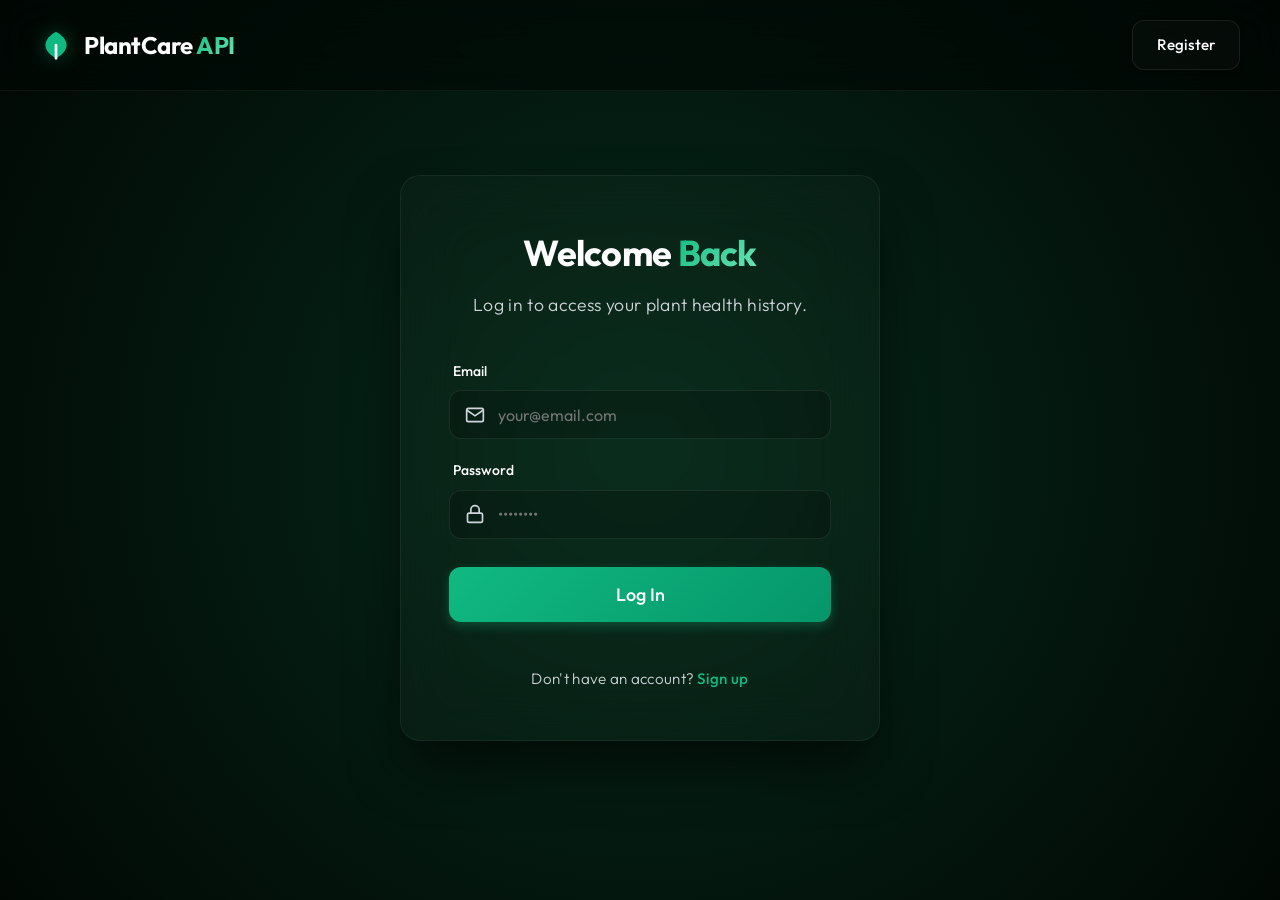
<file: frontend/login.html>
<!DOCTYPE html>
<html lang="en">
<head>
    <meta charset="UTF-8">
    <meta name="viewport" content="width=device-width, initial-scale=1.0">
    <title>Login - PlantCare AI</title>
    <link rel="preconnect" href="https://fonts.googleapis.com">
    <link rel="preconnect" href="https://fonts.gstatic.com" crossorigin>
    <link href="https://fonts.googleapis.com/css2?family=Outfit:wght@300;400;500;600;700;800&display=swap" rel="stylesheet">
    <link rel="stylesheet" href="/frontend/style.css">
</head>
<body>
    <div class="bg-animated">
        <div class="blob blob1"></div>
        <div class="blob blob2"></div>
        <div class="blob blob3"></div>
        <div class="noise-overlay"></div>
    </div>

    <nav class="glass-nav">
        <div class="nav-container">
            <a href="/" class="logo" style="text-decoration: none; color: inherit;">
                <svg class="logo-icon" viewBox="0 0 24 24" fill="none">
                    <path d="M12 22C12 22 20 18 20 12C20 6 12 2 12 2C12 2 4 6 4 12C4 18 12 22 12 22Z" fill="#10B981"/>
                    <path d="M12 22V12" stroke="#FFFFFF" stroke-width="2" stroke-linecap="round"/>
                </svg>
                <span class="logo-text">PlantCare <span class="highlight">API</span></span>
            </a>
            <div class="auth-buttons">
                <a href="/register" class="btn btn-outline" style="text-decoration: none;">Register</a>
            </div>
        </div>
    </nav>

    <main class="auth-main">
        <div class="auth-container glass-panel fade-in-up">
            <div class="auth-header">
                <h2>Welcome <span class="highlight">Back</span></h2>
                <p>Log in to access your plant health history.</p>
            </div>

            <form id="loginForm" class="auth-form">
                <div class="form-group">
                    <label for="email">Email</label>
                    <div class="input-wrapper">
                        <svg class="input-icon" viewBox="0 0 24 24" fill="none" stroke="currentColor" stroke-width="2"><path d="M4 4h16c1.1 0 2 .9 2 2v12c0 1.1-.9 2-2 2H4c-1.1 0-2-.9-2-2V6c0-1.1.9-2 2-2z"></path><polyline points="22,6 12,13 2,6"></polyline></svg>
                        <input type="email" id="email" name="email" placeholder="your@email.com" required>
                    </div>
                </div>
                <div class="form-group">
                    <label for="password">Password</label>
                    <div class="input-wrapper">
                        <svg class="input-icon" viewBox="0 0 24 24" fill="none" stroke="currentColor" stroke-width="2"><rect x="3" y="11" width="18" height="11" rx="2" ry="2"></rect><path d="M7 11V7a5 5 0 0 1 10 0v4"></path></svg>
                        <input type="password" id="password" name="password" placeholder="••••••••" required>
                        <button type="button" class="eye-btn" id="togglePassword">
                            <svg viewBox="0 0 24 24" fill="none" class="eye-open" stroke="currentColor" stroke-width="2"><path d="M1 12s4-8 11-8 11 8 11 8-4 8-11 8-11-8-11-8z"></path><circle cx="12" cy="12" r="3"></circle></svg>
                            <svg viewBox="0 0 24 24" fill="none" class="eye-closed" style="display:none;" stroke="currentColor" stroke-width="2"><path d="M17.94 17.94A10.07 10.07 0 0 1 12 20c-7 0-11-8-11-8a18.45 18.45 0 0 1 5.06-5.94M9.9 4.24A9.12 9.12 0 0 1 12 4c7 0 11 8 11 8a18.5 18.5 0 0 1-2.16 3.19m-6.72-1.07a3 3 0 1 1-4.24-4.24"></path><line x1="1" y1="1" x2="23" y2="23"></line></svg>
                        </button>
                    </div>
                </div>
                <button type="submit" class="btn btn-primary btn-large w-100 mt-2">Log In</button>
                <p class="auth-switch">Don't have an account? <a href="/register">Sign up</a></p>
            </form>
        </div>
    </main>
    <script src="/frontend/script.js"></script>
</body>
</html>
</file>
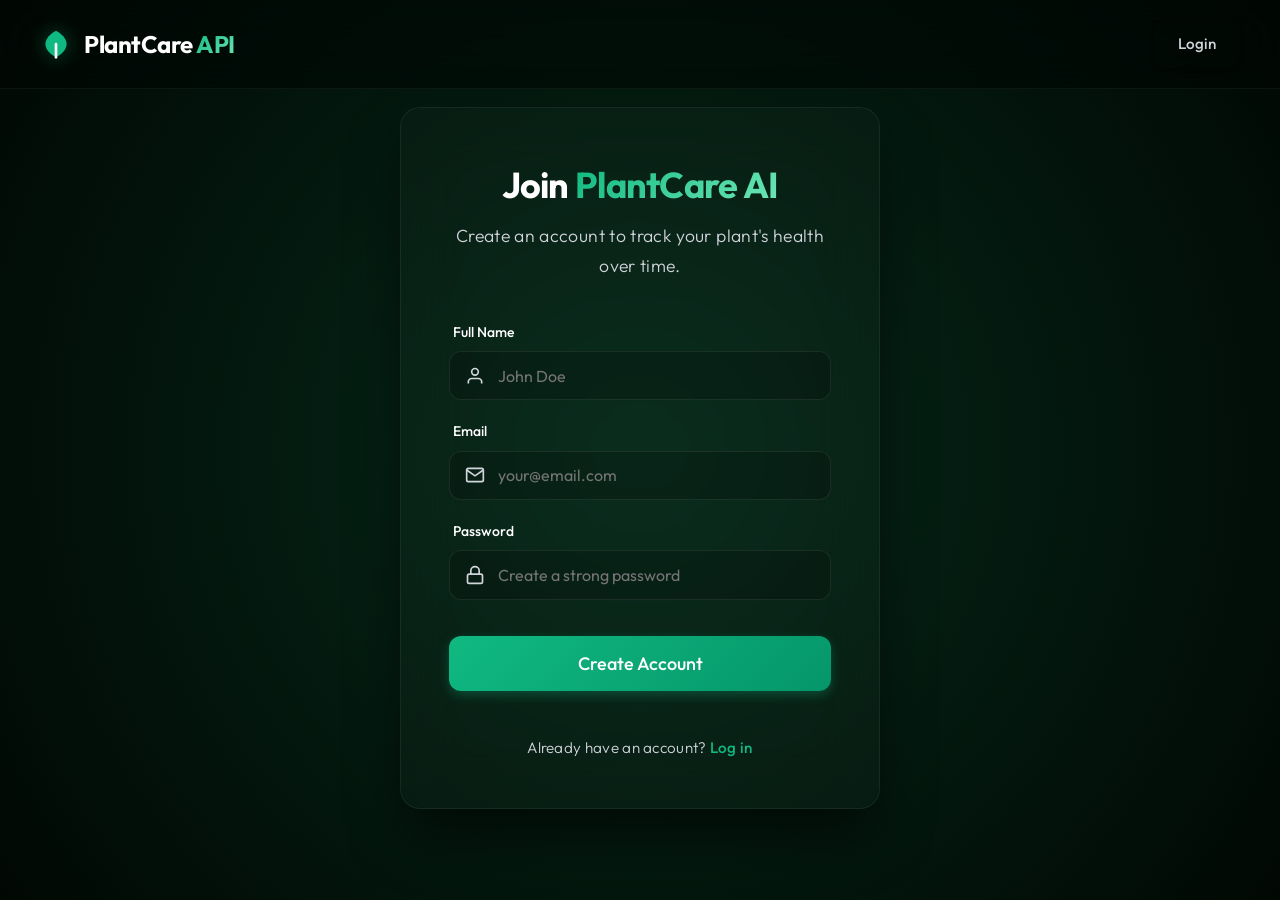
<file: frontend/register.html>
<!DOCTYPE html>
<html lang="en">
<head>
    <meta charset="UTF-8">
    <meta name="viewport" content="width=device-width, initial-scale=1.0">
    <title>Register - PlantCare AI</title>
    <link rel="preconnect" href="https://fonts.googleapis.com">
    <link rel="preconnect" href="https://fonts.gstatic.com" crossorigin>
    <link href="https://fonts.googleapis.com/css2?family=Outfit:wght@300;400;500;600;700;800&display=swap" rel="stylesheet">
    <link rel="stylesheet" href="/frontend/style.css">
</head>
<body>
    <div class="bg-animated">
        <div class="blob blob1"></div>
        <div class="blob blob2"></div>
        <div class="blob blob3"></div>
        <div class="noise-overlay"></div>
    </div>

    <nav class="glass-nav">
        <div class="nav-container">
            <a href="/" class="logo" style="text-decoration: none; color: inherit;">
                <svg class="logo-icon" viewBox="0 0 24 24" fill="none">
                    <path d="M12 22C12 22 20 18 20 12C20 6 12 2 12 2C12 2 4 6 4 12C4 18 12 22 12 22Z" fill="#10B981"/>
                    <path d="M12 22V12" stroke="#FFFFFF" stroke-width="2" stroke-linecap="round"/>
                </svg>
                <span class="logo-text">PlantCare <span class="highlight">API</span></span>
            </a>
            <div class="auth-buttons">
                <a href="/login" class="btn btn-ghost" style="text-decoration: none;">Login</a>
            </div>
        </div>
    </nav>

    <main class="auth-main">
        <div class="auth-container glass-panel fade-in-up">
            <div class="auth-header">
                <h2>Join <span class="highlight">PlantCare AI</span></h2>
                <p>Create an account to track your plant's health over time.</p>
            </div>

            <form id="registerForm" class="auth-form">
                <div class="form-group">
                    <label for="name">Full Name</label>
                    <div class="input-wrapper">
                        <svg class="input-icon" viewBox="0 0 24 24" fill="none" stroke="currentColor" stroke-width="2"><path d="M20 21v-2a4 4 0 0 0-4-4H8a4 4 0 0 0-4 4v2"></path><circle cx="12" cy="7" r="4"></circle></svg>
                        <input type="text" id="name" name="name" placeholder="John Doe" required>
                    </div>
                </div>
                <div class="form-group">
                    <label for="email">Email</label>
                    <div class="input-wrapper">
                        <svg class="input-icon" viewBox="0 0 24 24" fill="none" stroke="currentColor" stroke-width="2"><path d="M4 4h16c1.1 0 2 .9 2 2v12c0 1.1-.9 2-2 2H4c-1.1 0-2-.9-2-2V6c0-1.1.9-2 2-2z"></path><polyline points="22,6 12,13 2,6"></polyline></svg>
                        <input type="email" id="email" name="email" placeholder="your@email.com" required>
                    </div>
                </div>
                <div class="form-group">
                    <label for="password">Password</label>
                    <div class="input-wrapper">
                        <svg class="input-icon" viewBox="0 0 24 24" fill="none" stroke="currentColor" stroke-width="2"><rect x="3" y="11" width="18" height="11" rx="2" ry="2"></rect><path d="M7 11V7a5 5 0 0 1 10 0v4"></path></svg>
                        <input type="password" id="password" name="password" placeholder="Create a strong password" required minlength="8">
                    </div>
                </div>
                <button type="submit" class="btn btn-primary btn-large w-100 mt-4">Create Account</button>
                <p class="auth-switch">Already have an account? <a href="/login">Log in</a></p>
            </form>
        </div>
    </main>
    <script src="/frontend/script.js"></script>
</body>
</html>
</file>
<file: frontend/style.css>
:root {
    /* Refined Color Palette - Deep Luxury Theme */
    --bg-dark: #010804;
    --primary: #10B981;
    --primary-hover: #059669;
    --primary-glow: rgba(16, 185, 129, 0.4);
    --secondary: #064E3B;
    --accent: #F59E0B;

    --text-main: #FFFFFF;
    /* Brighter for better readability */
    --text-muted: #D1D5DB;
    /* Lighter muted text */

    /* Enhanced Glassmorphism Tokens */
    --glass-bg: rgba(255, 255, 255, 0.02);
    /* Softer background */
    --glass-border: rgba(255, 255, 255, 0.08);
    --glass-highlight: rgba(255, 255, 255, 0.12);
    --panel-shadow: 0 20px 40px -10px rgba(0, 0, 0, 0.8), 0 0 1px 0 rgba(255, 255, 255, 0.1) inset;

    --font-sans: 'Outfit', 'Inter', -apple-system, sans-serif;
    --border-radius: 20px;
}

/* ===== LOADER OVERLAY (must be position:fixed to not push content down) ===== */
.loader-overlay {
    position: fixed;
    inset: 0;
    z-index: 9999;
    background: var(--bg-dark);
    display: flex;
    align-items: center;
    justify-content: center;
    opacity: 1;
    visibility: visible;
    transition: opacity 0.5s ease, visibility 0.5s ease;
}

.loader-content {
    display: flex;
    flex-direction: column;
    align-items: center;
    gap: 1.5rem;
    text-align: center;
}

.leaf-loader {
    position: relative;
    width: 80px;
    height: 80px;
}

.leaf-svg {
    width: 80px;
    height: 80px;
    animation: leaf-pulse-anim 1.5s ease-in-out infinite;
}

.leaf-pulse {
    filter: drop-shadow(0 0 12px rgba(16, 185, 129, 0.7));
}

.pulse-ring {
    position: absolute;
    inset: -10px;
    border: 2px solid rgba(16, 185, 129, 0.3);
    border-radius: 50%;
    animation: ring-expand 1.5s ease-out infinite;
}

@keyframes leaf-pulse-anim {

    0%,
    100% {
        transform: scale(1);
    }

    50% {
        transform: scale(1.08);
    }
}

@keyframes ring-expand {
    0% {
        transform: scale(0.8);
        opacity: 1;
    }

    100% {
        transform: scale(1.5);
        opacity: 0;
    }
}


/* Custom Scrollbar */
::-webkit-scrollbar {
    width: 10px;
    height: 10px;
}

::-webkit-scrollbar-track {
    background: var(--bg-dark);
}

::-webkit-scrollbar-thumb {
    background: rgba(255, 255, 255, 0.15);
    border-radius: 5px;
}

::-webkit-scrollbar-thumb:hover {
    background: rgba(255, 255, 255, 0.25);
}

/* Selection Styling */
::selection {
    background: rgba(16, 185, 129, 0.3);
    color: #fff;
}

* {
    margin: 0;
    padding: 0;
    box-sizing: border-box;
    font-family: var(--font-sans);
    -webkit-font-smoothing: antialiased;
}

body {
    background-color: var(--bg-dark);
    color: var(--text-main);
    min-height: 100vh;
    overflow-x: hidden;
    position: relative;
    line-height: 1.6;
}

/* Typography Enhancements */
h1,
h2,
h3 {
    letter-spacing: -0.02em;
    color: var(--text-main);
}

h1 {
    font-size: clamp(2.5rem, 6vw, 4rem);
    /* Slightly smaller, more comfortable */
    font-weight: 700;
    line-height: 1.1;
    margin-bottom: 1.5rem;
}

h2 {
    font-size: 2.25rem;
    font-weight: 700;
}

p {
    font-size: 1.1rem;
    color: var(--text-muted);
    font-weight: 300;
    letter-spacing: 0.02em;
    line-height: 1.7;
    /* Improved readability */
}

.highlight {
    background: linear-gradient(135deg, #10B981, #6EE7B7);
    -webkit-background-clip: text;
    background-clip: text;
    -webkit-text-fill-color: transparent;
}

/* Background Refinement */
.bg-animated {
    position: fixed;
    inset: 0;
    z-index: -2;
    background: radial-gradient(circle at center, #062a1a 0%, #010804 100%);
}

.hero-bg-image {
    position: fixed;
    inset: 0;
    z-index: -1;
    background: url('/frontend/hero.png') no-repeat center center;
    background-size: cover;
    opacity: 0.35;
    filter: blur(5px) brightness(0.7);
    animation: slow-zoom 40s infinite linear;
}

@keyframes slow-zoom {
    0% {
        transform: scale(1);
    }

    50% {
        transform: scale(1.15);
    }

    100% {
        transform: scale(1);
    }
}

.blob {
    position: absolute;
    filter: blur(100px);
    border-radius: 50%;
    opacity: 0.6;
    pointer-events: none;
}

/* Premium Buttons */
.btn {
    padding: 0.75rem 1.5rem;
    /* Slightly tighter for comfort */
    border-radius: 12px;
    font-weight: 500;
    /* Softer weight */
    transition: all 0.3s cubic-bezier(0.16, 1, 0.3, 1);
    box-shadow: 0 2px 4px rgba(0, 0, 0, 0.1);
    cursor: pointer;
    border: none;
    font-size: 0.95rem;
}

.btn:focus-visible {
    outline: 2px solid var(--primary);
    outline-offset: 2px;
}

.btn-primary {
    background: linear-gradient(135deg, #10B981, #059669);
    color: #fff;
    box-shadow: 0 4px 12px rgba(16, 185, 129, 0.3);
}

.btn-primary:hover {
    background: linear-gradient(135deg, #0ea572, #047857);
    transform: translateY(-2px);
    box-shadow: 0 8px 20px rgba(16, 185, 129, 0.4);
}

.btn-glow {
    position: relative;
    overflow: hidden;
}

.btn-glow::after {
    content: '';
    position: absolute;
    top: -50%;
    left: -60%;
    width: 30%;
    height: 200%;
    background: rgba(255, 255, 255, 0.15);
    transform: skewX(-20deg);
    transition: left 0.5s ease;
    pointer-events: none;
}

.btn-glow:hover::after {
    left: 130%;
}

.btn-outline {
    border: 1px solid var(--glass-border);
    background: rgba(255, 255, 255, 0.02);
    color: var(--text-main);
}

.btn-outline:hover {
    border-color: rgba(16, 185, 129, 0.4);
    background: rgba(16, 185, 129, 0.05);
    transform: translateY(-1px);
}

/* Glass Panels with Multi-Layer Depth */
.glass-panel {
    background: rgba(255, 255, 255, 0.02);
    backdrop-filter: blur(30px);
    /* Increased blur for smoother look */
    -webkit-backdrop-filter: blur(30px);
    border: 1px solid rgba(255, 255, 255, 0.06);
    border-radius: var(--border-radius);
    box-shadow: var(--panel-shadow);
}

.btn-ghost {
    background: transparent;
    color: var(--text-muted);
}

.btn-ghost:hover {
    color: var(--text-main);
    background: var(--glass-bg);
}

.btn-large {
    padding: 1rem 2.5rem;
    font-size: 1.125rem;
}

/* Navigation Refinement */
.glass-nav {
    position: fixed;
    top: 0;
    left: 0;
    width: 100%;
    z-index: 1000;
    background: rgba(1, 8, 4, 0.6);
    backdrop-filter: blur(20px);
    -webkit-backdrop-filter: blur(20px);
    border-bottom: 1px solid rgba(255, 255, 255, 0.05);
    transition: all 0.3s ease;
}

.nav-container {
    max-width: 1400px;
    margin: 0 auto;
    padding: 1.25rem 2.5rem;
    display: flex;
    justify-content: space-between;
    align-items: center;
}

.logo {
    display: flex;
    align-items: center;
    gap: 0.75rem;
    font-weight: 700;
    font-size: 1.5rem;
    letter-spacing: -0.5px;
}

.logo-icon {
    width: 32px;
    height: 32px;
    filter: drop-shadow(0 0 10px var(--primary-glow));
}

.auth-buttons {
    display: flex;
    gap: 1rem;
}

/* --- Page Specific Styles Merged Here --- */

/* Hero Section (Index) */
.hero {
    min-height: 100vh;
    display: flex;
    align-items: center;
    padding: 7rem 2rem 4rem;
    /* top padding clears the fixed navbar */
    max-width: 1280px;
    margin: 0 auto;
}

.hero-container {
    display: grid;
    grid-template-columns: 1fr 1fr;
    gap: 4rem;
    align-items: center;
    width: 100%;
}

.hero-content {
    padding: 3rem;
}

.badge {
    display: inline-flex;
    align-items: center;
    gap: 0.5rem;
    padding: 0.5rem 1rem;
    background: rgba(16, 185, 129, 0.1);
    border: 1px solid rgba(16, 185, 129, 0.2);
    border-radius: 99px;
    font-size: 0.875rem;
    color: var(--primary);
    margin-bottom: 1.5rem;
    font-weight: 500;
}

.pulse-dot {
    width: 8px;
    height: 8px;
    background: var(--primary);
    border-radius: 50%;
    box-shadow: 0 0 0 0 var(--primary-glow);
    animation: pulse-dot 2s infinite;
}

@keyframes pulse-dot {
    0% {
        box-shadow: 0 0 0 0 var(--primary-glow);
    }

    70% {
        box-shadow: 0 0 0 10px rgba(16, 185, 129, 0);
    }

    100% {
        box-shadow: 0 0 0 0 rgba(16, 185, 129, 0);
    }
}

.cta-group {
    display: flex;
    flex-direction: column;
    gap: 1rem;
    margin-top: 2.5rem;
    align-items: flex-start;
}

.guest-note {
    display: flex;
    align-items: center;
    gap: 0.5rem;
    font-size: 0.875rem;
    color: var(--text-muted);
    padding-left: 0.5rem;
}

/* Hero Feature Pills */
.hero-features {
    display: flex;
    flex-wrap: wrap;
    gap: 0.75rem;
    margin-top: 1.75rem;
}

.hero-feature {
    display: flex;
    align-items: center;
    gap: 0.5rem;
    padding: 0.4rem 0.9rem;
    background: rgba(255, 255, 255, 0.04);
    border: 1px solid rgba(255, 255, 255, 0.08);
    border-radius: 99px;
    font-size: 0.85rem;
    color: var(--text-muted);
    white-space: nowrap;
}

.hero-feature-icon {
    color: var(--primary);
    display: flex;
    align-items: center;
}

/* Scanner UI (Index/Upload) */
.hero-visual {
    padding: 2rem;
    aspect-ratio: 1;
    display: flex;
    align-items: center;
    justify-content: center;
    background: linear-gradient(135deg, rgba(255, 255, 255, 0.05), rgba(255, 255, 255, 0.01));
}

.scanner-ui {
    width: 100%;
    height: 100%;
    position: relative;
    display: flex;
    flex-direction: column;
    gap: 2rem;
}

.mock-image-container {
    flex-grow: 1;
    background: rgba(0, 0, 0, 0.3);
    border-radius: 16px;
    border: 1px dashed var(--glass-highlight);
    position: relative;
    overflow: hidden;
    display: flex;
    align-items: center;
    justify-content: center;
}

.abstract-leaf {
    width: 70%;
    height: 70%;
    opacity: 0.9;
}

/* Scan corner brackets */
.scan-corner {
    position: absolute;
    width: 16px;
    height: 16px;
    border-color: var(--primary);
    border-style: solid;
    opacity: 0.7;
}

.scan-corner.tl {
    top: 10px;
    left: 10px;
    border-width: 2px 0 0 2px;
}

.scan-corner.tr {
    top: 10px;
    right: 10px;
    border-width: 2px 2px 0 0;
}

.scan-corner.bl {
    bottom: 10px;
    left: 10px;
    border-width: 0 0 2px 2px;
}

.scan-corner.br {
    bottom: 10px;
    right: 10px;
    border-width: 0 2px 2px 0;
}

/* Scanner result rows */
.scanner-results {
    display: flex;
    flex-direction: column;
    gap: 0.6rem;
    padding: 0.25rem 0;
}

.result-row {
    display: flex;
    align-items: center;
    gap: 0.75rem;
}

.result-label {
    font-size: 0.7rem;
    color: var(--text-muted);
    min-width: 70px;
    text-transform: uppercase;
    letter-spacing: 0.5px;
}

.spot {
    animation: blink 3s infinite alternate;
}

@keyframes blink {

    0%,
    100% {
        opacity: 0.4;
    }

    50% {
        opacity: 1;
        filter: drop-shadow(0 0 5px currentColor);
    }
}

.scan-line {
    position: absolute;
    top: 0;
    left: 0;
    width: 100%;
    height: 2px;
    background: var(--primary);
    box-shadow: 0 0 20px 5px var(--primary-glow);
    animation: scan 4s ease-in-out infinite;
}

@keyframes scan {
    0% {
        top: -10%;
        opacity: 0;
    }

    10% {
        opacity: 1;
    }

    90% {
        opacity: 1;
    }

    100% {
        top: 110%;
        opacity: 0;
    }
}

.loading-skeleton {
    height: 12px;
    background: linear-gradient(90deg, var(--glass-highlight) 25%, rgba(255, 255, 255, 0.2) 50%, var(--glass-highlight) 75%);
    background-size: 200% 100%;
    animation: loading-shimmer 2s infinite linear;
    border-radius: 6px;
    width: 100%;
}

@keyframes loading-shimmer {
    0% {
        background-position: 200% 0;
    }

    100% {
        background-position: -200% 0;
    }
}

/* Info Page Styles */
.info-main {
    min-height: calc(100vh - 2rem);
    padding: 5rem 1.5rem 2rem;
    display: flex;
    align-items: flex-start;
    justify-content: center;
}

.info-container {
    width: 100%;
    max-width: 800px;
    padding: 3rem;
}

.info-header {
    text-align: center;
    margin-bottom: 3rem;
}

.info-header h1 {
    font-size: 2.5rem;
    margin-bottom: 1rem;
}

.info-grid {
    display: grid;
    grid-template-columns: 1fr 1fr;
    gap: 2rem;
    margin-bottom: 3rem;
}

.info-card {
    background: rgba(16, 185, 129, 0.05);
    border: 1px solid var(--glass-border);
    border-radius: 16px;
    padding: 2rem;
    transition: transform 0.3s ease;
}

.info-card:hover {
    transform: translateY(-5px);
    background: rgba(16, 185, 129, 0.1);
}

.info-card h3 {
    color: var(--primary);
    margin-bottom: 1rem;
    display: flex;
    align-items: center;
    gap: 0.5rem;
}

.info-card p,
.info-card li {
    color: var(--text-muted);
    line-height: 1.6;
    font-size: 0.95rem;
}

.info-card ul {
    padding-left: 1.5rem;
    margin-top: 1rem;
}

.info-card li {
    margin-bottom: 0.5rem;
}

.action-container {
    text-align: center;
    margin-top: 2rem;
    padding-top: 2rem;
    border-top: 1px solid var(--glass-border);
}

/* Dashboard Styles */
.dashboard-main {
    min-height: calc(100vh - 2rem);
    padding: 5rem 1.5rem 2rem;
    display: flex;
    flex-direction: column;
    align-items: center;
}

.dashboard-container {
    width: 100%;
    max-width: 1000px;
    display: grid;
    grid-template-columns: 280px 1fr;
    gap: 2rem;
}

.sidebar {
    display: flex;
    flex-direction: column;
    gap: 1rem;
}

.sidebar-item {
    padding: 1rem 1.5rem;
    border-radius: 12px;
    background: rgba(255, 255, 255, 0.03);
    border: 1px solid var(--glass-border);
    color: var(--text-muted);
    cursor: pointer;
    transition: all 0.3s ease;
    display: flex;
    align-items: center;
    gap: 0.75rem;
    text-decoration: none;
}

.sidebar-item:hover,
.sidebar-item.active {
    background: rgba(16, 185, 129, 0.1);
    border-color: var(--primary);
    color: #fff;
}

.content-area {
    background: rgba(255, 255, 255, 0.02);
    border: 1px solid var(--glass-border);
    border-radius: 20px;
    padding: 2.5rem;
    min-height: 500px;
}

.section-header {
    display: flex;
    justify-content: space-between;
    align-items: center;
    margin-bottom: 2rem;
    padding-bottom: 1rem;
    border-bottom: 1px solid var(--glass-border);
}

.api-key-card {
    background: rgba(255, 255, 255, 0.02);
    border: 1px solid var(--glass-border);
    border-radius: 16px;
    padding: 1.5rem;
    margin-bottom: 1rem;
    display: flex;
    justify-content: space-between;
    align-items: center;
    transition: all 0.3s ease;
}

.api-key-card:hover {
    border-color: rgba(16, 185, 129, 0.3);
    background: rgba(255, 255, 255, 0.04);
    transform: translateY(-2px);
}

.api-key-info h4 {
    font-size: 1.1rem;
    margin-bottom: 0.25rem;
    font-family: monospace;
    color: var(--primary);
    letter-spacing: 1px;
}

.api-key-meta {
    font-size: 0.85rem;
    color: var(--text-muted);
}

.status-badge {
    padding: 4px 12px;
    border-radius: 20px;
    font-size: 0.75rem;
    font-weight: 600;
}

.status-active {
    background: rgba(16, 185, 129, 0.1);
    color: #10B981;
    border: 1px solid #10B981;
}

.status-expired {
    background: rgba(239, 68, 68, 0.1);
    color: #ef4444;
    border: 1px solid #ef4444;
}

.empty-state {
    text-align: center;
    padding: 4rem 2rem;
    color: var(--text-muted);
    font-size: 1.05rem;
    background: rgba(255, 255, 255, 0.01);
    border-radius: 16px;
    border: 1px dashed rgba(255, 255, 255, 0.1);
}

/* Auth Styles */
.auth-main {
    min-height: calc(100vh - 2rem);
    display: flex;
    align-items: center;
    justify-content: center;
    padding: 5rem 1.5rem 2rem;
}

.auth-container {
    width: 100%;
    max-width: 480px;
    padding: 3rem;
    box-shadow: 0 30px 60px -12px rgba(0, 0, 0, 0.7);
}

.auth-header {
    text-align: center;
    margin-bottom: 2.5rem;
}

.auth-header h2 {
    font-size: 2.25rem;
    font-weight: 700;
    margin-bottom: 0.5rem;
}

.auth-form {
    display: flex;
    flex-direction: column;
    gap: 1.25rem;
}

.form-group {
    display: flex;
    flex-direction: column;
    gap: 0.5rem;
    text-align: left;
}

.form-group label {
    font-size: 0.875rem;
    font-weight: 500;
    color: var(--text-main);
    padding-left: 0.25rem;
}

.input-wrapper {
    position: relative;
    display: flex;
    align-items: center;
}

.input-icon {
    position: absolute;
    left: 1rem;
    width: 20px;
    height: 20px;
    color: var(--text-muted);
    transition: color 0.3s ease;
}

.input-wrapper input,
.glass-input {
    width: 100%;
    padding: 0.85rem 1rem 0.85rem 3rem;
    background: rgba(0, 0, 0, 0.2);
    border: 1px solid var(--glass-border);
    border-radius: 12px;
    color: var(--text-main);
    font-size: 1rem;
    outline: none;
    transition: all 0.3s ease;
}

.glass-input {
    padding-left: 1rem;
}

.input-wrapper input:focus,
.glass-input:focus {
    border-color: rgba(16, 185, 129, 0.5);
    background: rgba(16, 185, 129, 0.02);
    box-shadow: 0 0 0 3px rgba(16, 185, 129, 0.1);
}

.eye-btn {
    position: absolute;
    right: 1rem;
    background: transparent;
    border: none;
    color: var(--text-muted);
    cursor: pointer;
    display: flex;
    align-items: center;
    justify-content: center;
}

.form-options {
    display: flex;
    justify-content: space-between;
    align-items: center;
    font-size: 0.875rem;
}

.checkbox-container {
    display: flex;
    align-items: center;
    gap: 0.5rem;
    cursor: pointer;
    color: var(--text-muted);
}

.checkmark {
    width: 18px;
    height: 18px;
    background: rgba(0, 0, 0, 0.2);
    border: 1px solid var(--glass-border);
    border-radius: 4px;
    display: flex;
    align-items: center;
    justify-content: center;
}

.checkbox-container input {
    display: none;
}

.checkbox-container input:checked~.checkmark {
    background: var(--primary);
    border-color: var(--primary);
}

.checkbox-container input:checked~.checkmark::after {
    content: "";
    width: 5px;
    height: 10px;
    border: solid white;
    border-width: 0 2px 2px 0;
    transform: rotate(45deg);
    margin-bottom: 2px;
}

.forgot-link {
    color: var(--primary);
    text-decoration: none;
}

.auth-switch {
    text-align: center;
    margin-top: 1.5rem;
    font-size: 0.95rem;
    color: var(--text-muted);
}

.auth-switch a {
    color: var(--primary);
    text-decoration: none;
    font-weight: 500;
}

.divider {
    display: flex;
    align-items: center;
    text-align: center;
    margin: 1.5rem 0;
    color: var(--text-muted);
    font-size: 0.875rem;
}

.divider::before,
.divider::after {
    content: '';
    flex: 1;
    border-bottom: 1px solid var(--glass-border);
}

.divider span {
    padding: 0 1rem;
}

/* Upload Specific Styles */
.upload-main {
    min-height: calc(100vh - 2rem);
    display: flex;
    align-items: center;
    justify-content: center;
    padding: 5rem 1.5rem 2rem;
}

.upload-container {
    width: 100%;
    max-width: 800px;
    padding: 3rem;
    text-align: center;
}

.upload-zone {
    border: 2px dashed var(--glass-highlight);
    border-radius: 20px;
    padding: 4rem 2rem;
    background: rgba(0, 0, 0, 0.2);
    transition: all 0.3s ease;
    min-height: 400px;
    display: flex;
    align-items: center;
    justify-content: center;
    flex-direction: column;
}

.upload-zone.drag-active {
    border-color: var(--primary);
    background: rgba(16, 185, 129, 0.1);
    transform: scale(1.02);
}

.upload-content {
    display: flex;
    flex-direction: column;
    align-items: center;
    text-align: center;
    width: 100%;
}

.upload-icon {
    width: 80px;
    height: 80px;
    color: var(--primary);
    margin: 0 auto 1rem auto;
    filter: drop-shadow(0 0 10px var(--primary-glow));
    display: flex;
    align-items: center;
    justify-content: center;
}

.upload-icon svg {
    width: 100%;
    height: 100%;
}

.file-hint {
    display: block;
    font-size: 0.875rem;
    color: var(--text-muted);
    margin-top: 1rem;
}

#imagePreview {
    max-width: 100%;
    max-height: 400px;
    border-radius: 12px;
    box-shadow: 0 10px 30px rgba(0, 0, 0, 0.5);
    border: 1px solid var(--glass-highlight);
}

.preview-actions {
    display: flex;
    gap: 1rem;
}

.scan-container {
    position: relative;
    width: 100%;
    max-width: 400px;
    border-radius: 12px;
    overflow: hidden;
    box-shadow: 0 0 30px rgba(16, 185, 129, 0.2);
}

.scan-image-wrapper {
    position: relative;
    width: 100%;
    display: flex;
}

#scanImagePreview {
    width: 100%;
    filter: contrast(1.2) sepia(0.2) hue-rotate(100deg);
}

.scan-overlay {
    position: absolute;
    inset: 0;
    background: linear-gradient(180deg, rgba(16, 185, 129, 0) 0%, rgba(16, 185, 129, 0.1) 50%, rgba(16, 185, 129, 0) 100%);
    background-size: 100% 200%;
    animation: scan-pulse 2s infinite linear;
}

.scan-line-active {
    position: absolute;
    top: 50%;
    left: 0;
    width: 100%;
    height: 2px;
    background: #10B981;
    box-shadow: 0 0 15px 5px rgba(16, 185, 129, 0.6);
    animation: scan-move 3s infinite ease-in-out;
}

@keyframes scan-move {
    0% {
        top: 0%;
    }

    50% {
        top: 100%;
    }

    100% {
        top: 0%;
    }
}

@keyframes scan-pulse {
    0% {
        background-position: 0% -100%;
    }

    100% {
        background-position: 0% 100%;
    }
}

.glass-panel-inner {
    background: rgba(255, 255, 255, 0.05);
    border: 1px solid var(--glass-highlight);
    border-radius: 16px;
    padding: 2.5rem;
    width: 100%;
    max-width: 500px;
    text-align: left;
}

.result-header {
    display: flex;
    align-items: center;
    gap: 1rem;
    margin-bottom: 2rem;
}

.status-indicator {
    width: 16px;
    height: 16px;
    border-radius: 50%;
}

.status-indicator.healthy {
    background: var(--primary);
    box-shadow: 0 0 15px rgba(16, 185, 129, 0.6);
}

.status-indicator.warning {
    background: var(--accent);
    box-shadow: 0 0 15px rgba(245, 158, 11, 0.6);
}

.status-indicator.danger {
    background: #EF4444;
    box-shadow: 0 0 15px rgba(239, 68, 68, 0.6);
}

.confidence-bar {
    width: 100%;
    height: 8px;
    background: rgba(255, 255, 255, 0.1);
    border-radius: 4px;
    margin-bottom: 0.5rem;
    overflow: hidden;
}

.confidence-fill {
    height: 100%;
    background: var(--primary);
    border-radius: 4px;
    transition: width 1.5s cubic-bezier(0.16, 1, 0.3, 1);
}

.recommendation-box {
    background: rgba(0, 0, 0, 0.2);
    border-left: 4px solid var(--primary);
    padding: 1.5rem;
    border-radius: 0 8px 8px 0;
}

/* Utilities */
.w-100 {
    width: 100%;
}

.mt-2 {
    margin-top: 0.5rem;
}

.mt-4 {
    margin-top: 1rem;
}

/* High-End Animations */
.fade-in-blur {
    opacity: 0;
    filter: blur(10px);
    transform: translateY(20px);
    animation: fadeInBlur 1s cubic-bezier(0.16, 1, 0.3, 1) forwards;
}

@keyframes fadeInBlur {
    to {
        opacity: 1;
        filter: blur(0);
        transform: translateY(0);
    }
}

.stagger-1 {
    animation-delay: 0.1s;
}

.stagger-2 {
    animation-delay: 0.2s;
}

.stagger-3 {
    animation-delay: 0.3s;
}

.stagger-4 {
    animation-delay: 0.4s;
}

.fade-in-up {
    opacity: 0;
    transform: translateY(30px);
    animation: fadeUp 0.8s cubic-bezier(0.16, 1, 0.3, 1) forwards;
}

.delay-1 {
    animation-delay: 0.2s;
}

@keyframes fadeUp {
    to {
        opacity: 1;
        transform: translateY(0);
    }
}

/* Responsive */
/* Dashbord Sidebar & Sections */
.sidebar-group {
    display: flex;
    flex-direction: column;
    gap: 0.5rem;
}

.sidebar-divider {
    border: 0;
    border-top: 1px solid rgba(255, 255, 255, 0.1);
    margin: 1rem 0;
}

.sidebar-item {
    background: transparent;
    border: none;
    cursor: pointer;
    text-align: left;
    width: 100%;
}

.sidebar-item.active {
    background: rgba(16, 185, 129, 0.1);
    color: var(--primary);
    border-right: 3px solid var(--primary);
}

/* History Component */
.history-item {
    display: grid;
    grid-template-columns: auto 1fr auto auto;
    align-items: center;
    gap: 1.5rem;
    padding: 1.25rem;
    background: rgba(255, 255, 255, 0.03);
    border: 1px solid rgba(255, 255, 255, 0.05);
    border-radius: 12px;
    margin-bottom: 1rem;
    transition: all 0.3s ease;
}

.history-item:hover {
    background: rgba(255, 255, 255, 0.05);
    transform: translateX(5px);
}

.history-date {
    font-size: 0.85rem;
    color: var(--text-muted);
    min-width: 100px;
}

.history-name {
    font-weight: 600;
    color: var(--text);
}

.history-confidence {
    padding: 0.25rem 0.75rem;
    background: rgba(16, 185, 129, 0.1);
    color: var(--primary);
    border-radius: 20px;
    font-size: 0.85rem;
    font-weight: 500;
}

/* ===== Premium Result Card (Upload Page) ===== */
.result-card {
    width: 100%;
    background: rgba(255, 255, 255, 0.03);
    border: 1px solid rgba(255, 255, 255, 0.08);
    border-radius: 20px;
    padding: 2rem;
    display: flex;
    flex-direction: column;
    gap: 1.5rem;
    animation: fade-in 0.4s ease;
}

.result-status-header {
    display: flex;
    justify-content: center;
}

.result-status-badge {
    display: inline-flex;
    align-items: center;
    gap: 0.5rem;
    padding: 0.5rem 1.25rem;
    border-radius: 999px;
    font-size: 0.9rem;
    font-weight: 600;
    letter-spacing: 0.3px;
    background: rgba(245, 158, 11, 0.1);
    border: 1px solid rgba(245, 158, 11, 0.3);
    color: #F59E0B;
    transition: all 0.4s ease;
}

.result-status-badge.healthy {
    background: rgba(16, 185, 129, 0.1);
    border-color: rgba(16, 185, 129, 0.3);
    color: #10B981;
}

.result-status-badge.diseased {
    background: rgba(245, 158, 11, 0.1);
    border-color: rgba(245, 158, 11, 0.3);
    color: #F59E0B;
}

.result-disease-block {
    text-align: center;
    border-bottom: 1px solid rgba(255,255,255,0.06);
    padding-bottom: 1.5rem;
}

.result-meta-label {
    font-size: 0.7rem;
    text-transform: uppercase;
    letter-spacing: 1.5px;
    color: var(--text-muted);
    margin-bottom: 0.5rem;
}

.result-disease-name {
    font-size: 1.6rem;
    font-weight: 700;
    color: var(--text-main);
    letter-spacing: -0.5px;
    line-height: 1.2;
}

.result-confidence-block {
    display: flex;
    flex-direction: column;
    gap: 0.6rem;
}

.result-confidence-header {
    display: flex;
    justify-content: space-between;
    align-items: center;
}

.result-confidence-value {
    font-size: 1.1rem;
    font-weight: 700;
    color: var(--primary);
}

.confidence-bar {
    width: 100%;
    height: 8px;
    background: rgba(255, 255, 255, 0.06);
    border-radius: 99px;
    overflow: hidden;
}

.confidence-fill {
    height: 100%;
    background: linear-gradient(90deg, #10B981, #6EE7B7);
    border-radius: 99px;
    transition: width 1.2s cubic-bezier(0.16, 1, 0.3, 1);
    box-shadow: 0 0 10px rgba(16, 185, 129, 0.4);
}

.recommendation-box {
    display: flex;
    gap: 1rem;
    align-items: flex-start;
    background: rgba(16, 185, 129, 0.04);
    border: 1px solid rgba(16, 185, 129, 0.12);
    border-left: 3px solid var(--primary);
    border-radius: 12px;
    padding: 1rem 1.25rem;
}

.recommendation-icon {
    color: var(--primary);
    flex-shrink: 0;
    margin-top: 2px;
}

.recommendation-box h4 {
    font-size: 0.8rem;
    text-transform: uppercase;
    letter-spacing: 1px;
    color: var(--primary);
    margin-bottom: 0.4rem;
}

.recommendation-box p {
    font-size: 0.92rem;
    color: var(--text-muted);
    line-height: 1.6;
    margin: 0;
}

/* ===== SaaS Dashboard Extensions ===== */
.stats-grid {
    margin-bottom: 2.5rem;
}

.stat-card {
    background: rgba(255, 255, 255, 0.03);
    border: 1px solid rgba(255, 255, 255, 0.08);
    transition: all 0.3s ease;
}

.stat-card:hover {
    border-color: var(--primary);
    transform: translateY(-5px);
    background: rgba(255, 255, 255, 0.05);
}

.mini-trend {
    font-weight: 600;
    letter-spacing: 0.3px;
}

.sidebar-item svg {
    opacity: 0.6;
    transition: opacity 0.3s ease;
}

.sidebar-item:hover svg, 
.sidebar-item.active svg {
    opacity: 1;
    color: var(--primary);
}

.sidebar-divider {
    border: none;
    border-top: 1px solid rgba(255, 255, 255, 0.06);
    margin: 1.5rem 0.5rem;
}

/* Plan specific styles */
.plan-badge {
    padding: 0.2rem 0.6rem;
    border-radius: 4px;
    font-size: 0.7rem;
    font-weight: 700;
    text-transform: uppercase;
    letter-spacing: 0.5px;
    background: var(--primary);
    color: #fff;
}
</file>
